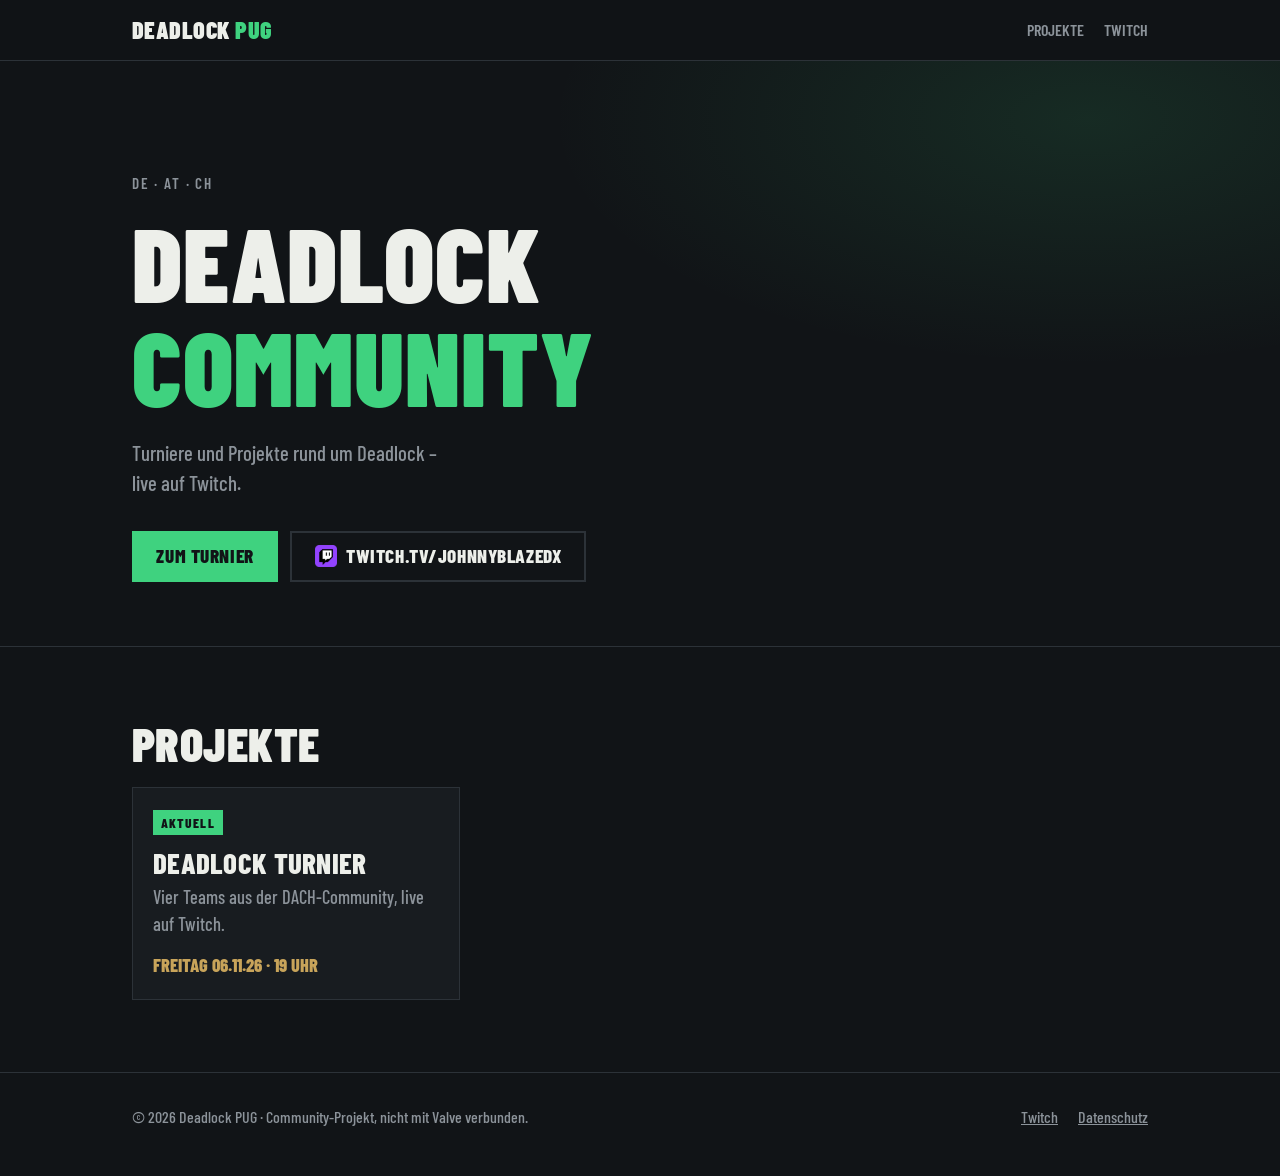
<file: index.html>
<!doctype html>
<html lang="de">
<head>
  <meta charset="utf-8">
  <meta name="viewport" content="width=device-width, initial-scale=1">
  <title>Deadlock PUG</title>
  <meta name="description" content="Deadlock-Turniere und Community-Projekte für Deutschland, Österreich und die Schweiz.">
  <link rel="icon" href="assets/img/favicon.svg" type="image/svg+xml">
  <link rel="preload" href="assets/fonts/BarlowCondensed-Black.ttf" as="font" type="font/ttf" crossorigin>
  <link rel="stylesheet" href="assets/css/style.css">
</head>
<body>
  <header class="kopf">
    <div class="wrap">
      <a class="marke" href="./">Deadlock <span>PUG</span></a>
      <nav aria-label="Hauptnavigation">
        <a href="#projekte-block">Projekte</a>
        <a href="https://twitch.tv/johnnyblazedx" target="_blank" rel="noopener">Twitch</a>
      </nav>
    </div>
  </header>

  <main>
    <section class="hero">
      <div class="wrap">
        <p class="eyebrow">DE · AT · CH</p>
        <h1>Deadlock<span class="zeile2">Community</span></h1>
        <p class="lead">Turniere und Projekte rund um Deadlock – live auf Twitch.</p>
        <div class="aktionen">
          <a class="btn btn-primaer" href="turniere/2026-11/">Zum Turnier</a>
          <a class="btn btn-sekundaer" href="https://twitch.tv/johnnyblazedx" target="_blank" rel="noopener"><img src="assets/img/twitch.png" alt="" width="22" height="22">twitch.tv/johnnyblazedx</a>
        </div>
      </div>
    </section>

    <section class="block" id="projekte-block">
      <div class="wrap">
        <h2>Projekte</h2>
        <div class="kacheln" id="projekte"></div>
      </div>
    </section>
  </main>

  <footer class="fuss">
    <div class="wrap">
      <span>© <span id="jahr"></span> Deadlock PUG · Community-Projekt, nicht mit Valve verbunden.</span>
      <nav aria-label="Rechtliches"><a href="https://twitch.tv/johnnyblazedx" target="_blank" rel="noopener">Twitch</a><a href="datenschutz/">Datenschutz</a></nav>
    </div>
  </footer>

  <script src="data/projekte.js"></script>
  <script src="assets/js/seite.js"></script>
</body>
</html>
</file>
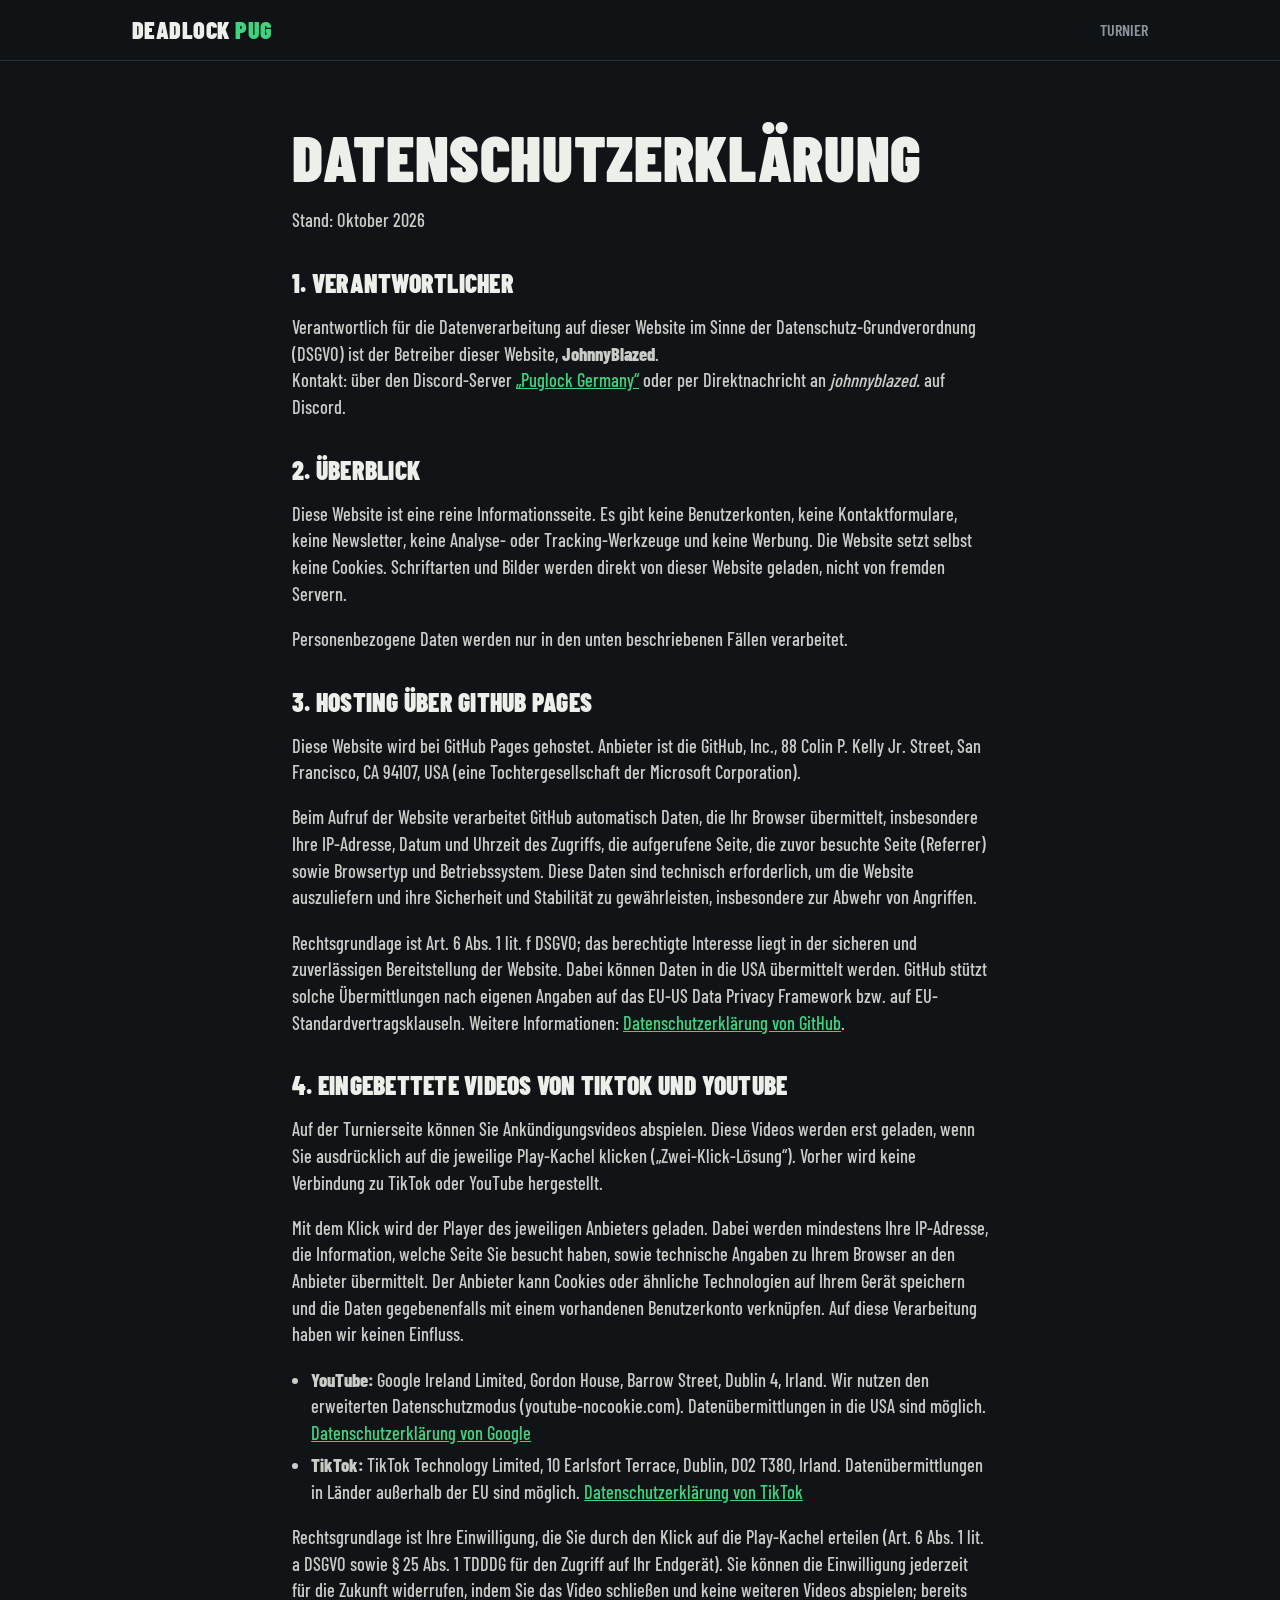
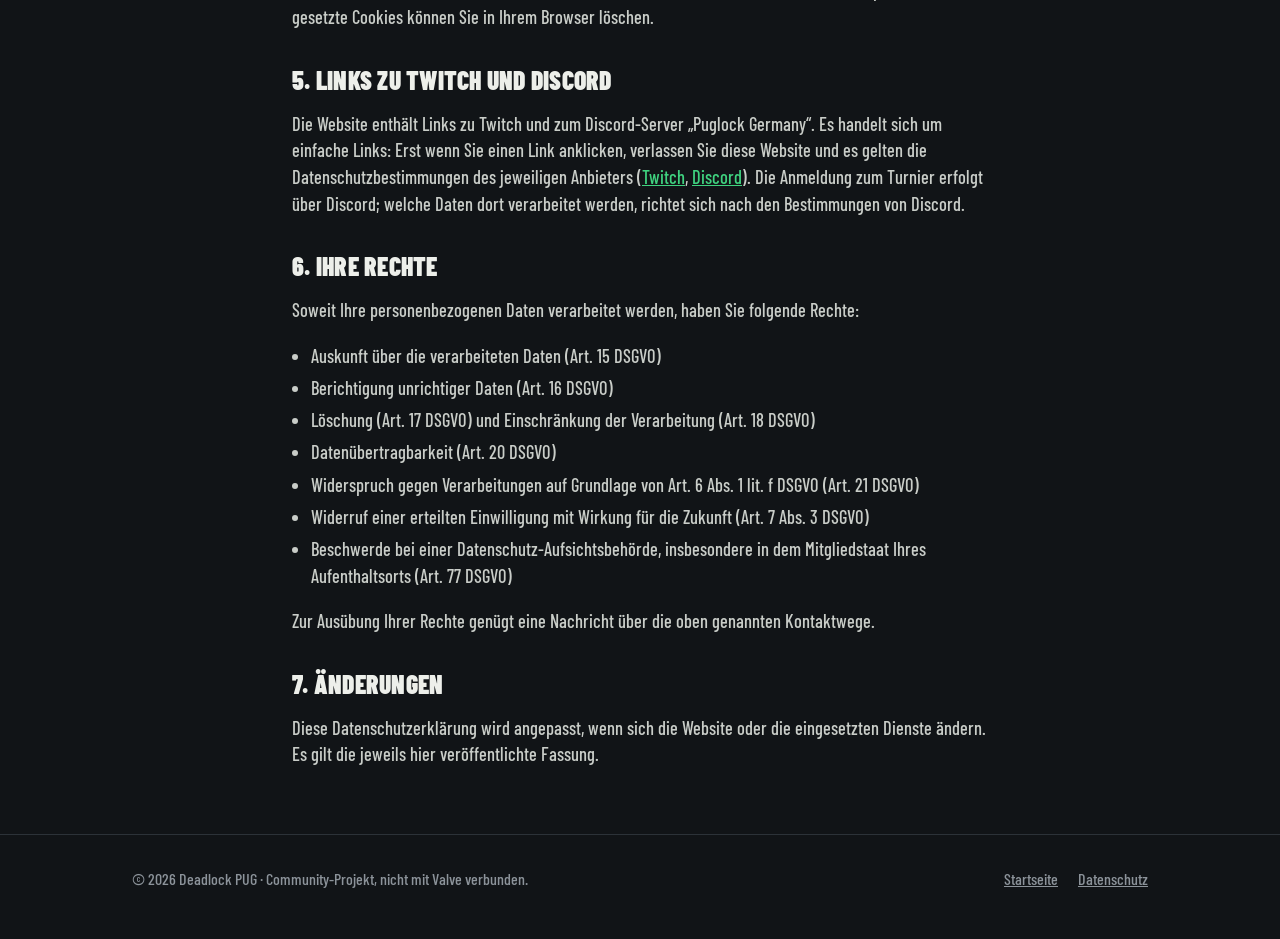
<file: datenschutz/index.html>
<!doctype html>
<html lang="de">
<head>
  <meta charset="utf-8">
  <meta name="viewport" content="width=device-width, initial-scale=1">
  <title>Datenschutz – Deadlock PUG</title>
  <meta name="description" content="Datenschutzerklärung der Website Deadlock PUG.">
  <meta name="robots" content="noindex">
  <link rel="icon" href="../assets/img/favicon.svg" type="image/svg+xml">
  <link rel="stylesheet" href="../assets/css/style.css">
</head>
<body>
  <header class="kopf">
    <div class="wrap">
      <a class="marke" href="../">Deadlock <span>PUG</span></a>
      <nav aria-label="Hauptnavigation">
        <a href="../turniere/2026-11/">Turnier</a>
      </nav>
    </div>
  </header>

  <main class="wrap rechtstext">
    <h1>Datenschutz&shy;erklärung</h1>
    <p class="hinweis">Stand: Oktober 2026</p>

    <h2>1. Verantwortlicher</h2>
    <!-- TODO: Vor- und Nachname sowie eine ladungsfaehige Anschrift ergaenzen (Art. 13 Abs. 1 lit. a DSGVO),
         z. B. die Adresse eines Impressum-Services. Danach auch eine E-Mail-Adresse angeben. -->
    <p>
      Verantwortlich für die Datenverarbeitung auf dieser Website im Sinne der Datenschutz-Grundverordnung (DSGVO) ist
      der Betreiber dieser Website, <strong>JohnnyBlazed</strong>.<br>
      Kontakt: über den Discord-Server <a href="https://discord.gg/22cEab4WaV" target="_blank" rel="noopener">„Puglock Germany“</a>
      oder per Direktnachricht an <em>johnnyblazed.</em> auf Discord.
    </p>

    <h2>2. Überblick</h2>
    <p>
      Diese Website ist eine reine Informationsseite. Es gibt keine Benutzerkonten, keine Kontaktformulare, keine
      Newsletter, keine Analyse- oder Tracking-Werkzeuge und keine Werbung. Die Website setzt selbst keine Cookies.
      Schriftarten und Bilder werden direkt von dieser Website geladen, nicht von fremden Servern.
    </p>
    <p>Personenbezogene Daten werden nur in den unten beschriebenen Fällen verarbeitet.</p>

    <h2>3. Hosting über GitHub Pages</h2>
    <p>
      Diese Website wird bei GitHub Pages gehostet. Anbieter ist die GitHub, Inc., 88 Colin P. Kelly Jr. Street,
      San Francisco, CA 94107, USA (eine Tochtergesellschaft der Microsoft Corporation).
    </p>
    <p>
      Beim Aufruf der Website verarbeitet GitHub automatisch Daten, die Ihr Browser übermittelt, insbesondere Ihre
      IP-Adresse, Datum und Uhrzeit des Zugriffs, die aufgerufene Seite, die zuvor besuchte Seite (Referrer) sowie
      Browsertyp und Betriebssystem. Diese Daten sind technisch erforderlich, um die Website auszuliefern und ihre
      Sicherheit und Stabilität zu gewährleisten, insbesondere zur Abwehr von Angriffen.
    </p>
    <p>
      Rechtsgrundlage ist Art. 6 Abs. 1 lit. f DSGVO; das berechtigte Interesse liegt in der sicheren und
      zuverlässigen Bereitstellung der Website. Dabei können Daten in die USA übermittelt werden. GitHub stützt
      solche Übermittlungen nach eigenen Angaben auf das EU-US Data Privacy Framework bzw. auf
      EU-Standardvertragsklauseln. Weitere Informationen:
      <a href="https://docs.github.com/de/site-policy/privacy-policies/github-general-privacy-statement" target="_blank" rel="noopener">Datenschutzerklärung von GitHub</a>.
    </p>

    <h2>4. Eingebettete Videos von TikTok und YouTube</h2>
    <p>
      Auf der Turnierseite können Sie Ankündigungsvideos abspielen. Diese Videos werden erst geladen, wenn Sie
      ausdrücklich auf die jeweilige Play-Kachel klicken („Zwei-Klick-Lösung“). Vorher wird keine Verbindung zu
      TikTok oder YouTube hergestellt.
    </p>
    <p>
      Mit dem Klick wird der Player des jeweiligen Anbieters geladen. Dabei werden mindestens Ihre IP-Adresse, die
      Information, welche Seite Sie besucht haben, sowie technische Angaben zu Ihrem Browser an den Anbieter
      übermittelt. Der Anbieter kann Cookies oder ähnliche Technologien auf Ihrem Gerät speichern und die Daten
      gegebenenfalls mit einem vorhandenen Benutzerkonto verknüpfen. Auf diese Verarbeitung haben wir keinen
      Einfluss.
    </p>
    <ul>
      <li>
        <strong>YouTube:</strong> Google Ireland Limited, Gordon House, Barrow Street, Dublin 4, Irland. Wir nutzen den
        erweiterten Datenschutzmodus (youtube-nocookie.com). Datenübermittlungen in die USA sind möglich.
        <a href="https://policies.google.com/privacy?hl=de" target="_blank" rel="noopener">Datenschutzerklärung von Google</a>
      </li>
      <li>
        <strong>TikTok:</strong> TikTok Technology Limited, 10 Earlsfort Terrace, Dublin, D02 T380, Irland.
        Datenübermittlungen in Länder außerhalb der EU sind möglich.
        <a href="https://www.tiktok.com/legal/page/eea/privacy-policy/de" target="_blank" rel="noopener">Datenschutzerklärung von TikTok</a>
      </li>
    </ul>
    <p>
      Rechtsgrundlage ist Ihre Einwilligung, die Sie durch den Klick auf die Play-Kachel erteilen
      (Art. 6 Abs. 1 lit. a DSGVO sowie § 25 Abs. 1 TDDDG für den Zugriff auf Ihr Endgerät). Sie können die
      Einwilligung jederzeit für die Zukunft widerrufen, indem Sie das Video schließen und keine weiteren Videos
      abspielen; bereits gesetzte Cookies können Sie in Ihrem Browser löschen.
    </p>

    <h2>5. Links zu Twitch und Discord</h2>
    <p>
      Die Website enthält Links zu Twitch und zum Discord-Server „Puglock Germany“. Es handelt sich um einfache Links:
      Erst wenn Sie einen Link anklicken, verlassen Sie diese Website und es gelten die Datenschutzbestimmungen des
      jeweiligen Anbieters (<a href="https://www.twitch.tv/p/de-de/legal/privacy-notice/" target="_blank" rel="noopener">Twitch</a>,
      <a href="https://discord.com/privacy" target="_blank" rel="noopener">Discord</a>). Die Anmeldung zum Turnier
      erfolgt über Discord; welche Daten dort verarbeitet werden, richtet sich nach den Bestimmungen von Discord.
    </p>

    <h2>6. Ihre Rechte</h2>
    <p>Soweit Ihre personenbezogenen Daten verarbeitet werden, haben Sie folgende Rechte:</p>
    <ul>
      <li>Auskunft über die verarbeiteten Daten (Art. 15 DSGVO)</li>
      <li>Berichtigung unrichtiger Daten (Art. 16 DSGVO)</li>
      <li>Löschung (Art. 17 DSGVO) und Einschränkung der Verarbeitung (Art. 18 DSGVO)</li>
      <li>Datenübertragbarkeit (Art. 20 DSGVO)</li>
      <li>Widerspruch gegen Verarbeitungen auf Grundlage von Art. 6 Abs. 1 lit. f DSGVO (Art. 21 DSGVO)</li>
      <li>Widerruf einer erteilten Einwilligung mit Wirkung für die Zukunft (Art. 7 Abs. 3 DSGVO)</li>
      <li>Beschwerde bei einer Datenschutz-Aufsichtsbehörde, insbesondere in dem Mitgliedstaat Ihres Aufenthaltsorts (Art. 77 DSGVO)</li>
    </ul>
    <p>Zur Ausübung Ihrer Rechte genügt eine Nachricht über die oben genannten Kontaktwege.</p>

    <h2>7. Änderungen</h2>
    <p>
      Diese Datenschutzerklärung wird angepasst, wenn sich die Website oder die eingesetzten Dienste ändern.
      Es gilt die jeweils hier veröffentlichte Fassung.
    </p>
  </main>

  <footer class="fuss">
    <div class="wrap">
      <span>© <span id="jahr"></span> Deadlock PUG · Community-Projekt, nicht mit Valve verbunden.</span>
      <nav aria-label="Rechtliches"><a href="../">Startseite</a><a href="./" aria-current="page">Datenschutz</a></nav>
    </div>
  </footer>

  <script src="../assets/js/seite.js"></script>
</body>
</html>
</file>
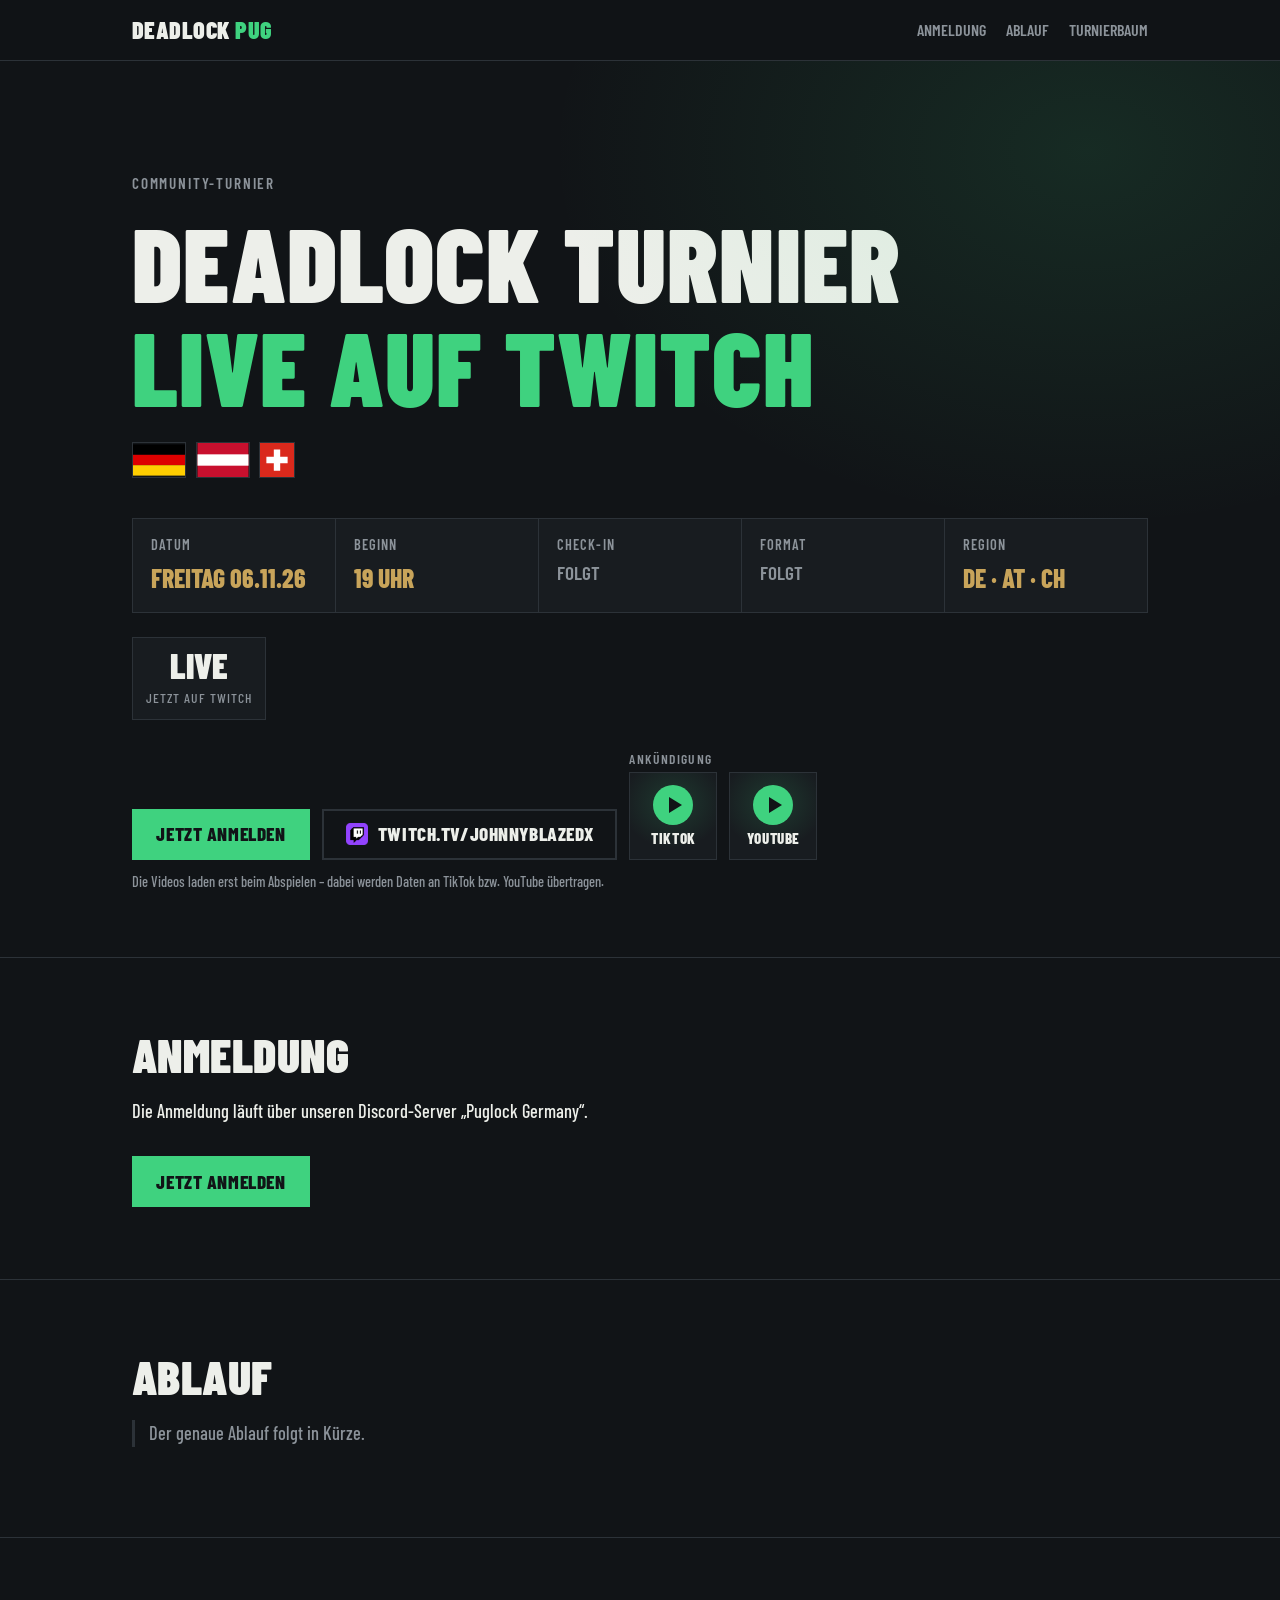
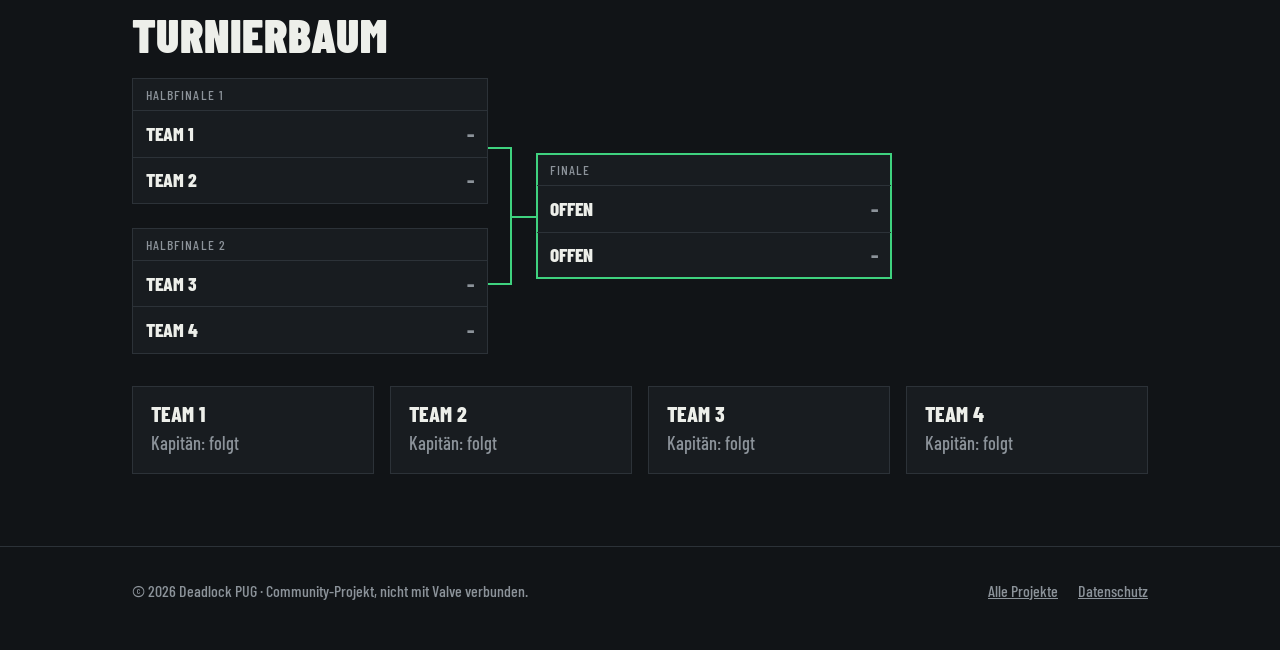
<file: turniere/2026-11/index.html>
<!doctype html>
<html lang="de">
<head>
  <meta charset="utf-8">
  <meta name="viewport" content="width=device-width, initial-scale=1">
  <title>Deadlock Turnier</title>
  <meta name="description" content="Deadlock Turnier für die DACH-Community – Freitag 06.11.26, 19 Uhr, live auf Twitch.">
  <meta property="og:title" content="Deadlock Turnier – Freitag 06.11.26, 19 Uhr">
  <meta property="og:description" content="Vier Teams aus der DACH-Community, live auf Twitch.">
  <link rel="icon" href="../../assets/img/favicon.svg" type="image/svg+xml">
  <link rel="preload" href="../../assets/fonts/BarlowCondensed-Black.ttf" as="font" type="font/ttf" crossorigin>
  <link rel="stylesheet" href="../../assets/css/style.css">
</head>
<body>
  <header class="kopf">
    <div class="wrap">
      <a class="marke" href="../../">Deadlock <span>PUG</span></a>
      <nav aria-label="Abschnitte">
        <a href="#anmeldung">Anmeldung</a>
        <a class="optional" href="#ablauf-block">Ablauf</a>
        <a href="#baum-block">Turnierbaum</a>
      </nav>
    </div>
  </header>

  <main>
    <section class="hero">
      <div class="wrap">
        <p class="eyebrow">Community-Turnier</p>
        <h1 id="t-name">Deadlock Turnier<span class="zeile2">Live auf Twitch</span></h1>
        <div class="flaggen" aria-label="Deutschland, Österreich, Schweiz">
          <svg viewBox="0 0 5 3" role="img" aria-label="Deutschland"><rect width="5" height="1" fill="#000"/><rect y="1" width="5" height="1" fill="#DD0000"/><rect y="2" width="5" height="1" fill="#FFCE00"/></svg>
          <svg viewBox="0 0 3 2" role="img" aria-label="Österreich"><rect width="3" height="2" fill="#C8102E"/><rect y=".667" width="3" height=".667" fill="#fff"/></svg>
          <svg viewBox="0 0 32 32" role="img" aria-label="Schweiz" style="width:36px"><rect width="32" height="32" fill="#DA291C"/><path fill="#fff" d="M13 6h6v7h7v6h-7v7h-6v-7H6v-6h7z"/></svg>
        </div>
        <dl class="fakten" id="fakten"></dl>
        <div class="countdown" id="countdown" aria-live="off"></div>
        <div class="aktionen" id="aktionen"></div>
        <p class="video-hinweis" id="video-hinweis"></p>
      </div>
    </section>

    <section class="block" id="anmeldung">
      <div class="wrap">
        <h2>Anmeldung</h2>
        <div id="anmeldung-infos"></div>
      </div>
    </section>

    <section class="block" id="ablauf-block">
      <div class="wrap">
        <h2>Ablauf</h2>
        <div id="ablauf"></div>
      </div>
    </section>

    <section class="block" id="baum-block">
      <div class="wrap">
        <h2>Turnierbaum</h2>
        <div class="baum" id="baum"></div>
        <div class="teams" id="teams"></div>
      </div>
    </section>
  </main>

  <footer class="fuss">
    <div class="wrap">
      <span>© <span id="jahr"></span> Deadlock PUG · Community-Projekt, nicht mit Valve verbunden.</span>
      <nav aria-label="Rechtliches"><a href="../../">Alle Projekte</a><a href="../../datenschutz/">Datenschutz</a></nav>
    </div>
  </footer>

  <script src="daten.js"></script>
  <script src="../../assets/js/seite.js"></script>
</body>
</html>
</file>
<file: assets/css/style.css>
/* Deadlock PUG – gleiche Farben und Schrift wie im Trailer (config/turnier.json) */

@font-face { font-family: "Barlow Condensed"; font-weight: 500; font-display: swap; src: url("../fonts/BarlowCondensed-Medium.ttf") format("truetype"); }
@font-face { font-family: "Barlow Condensed"; font-weight: 600; font-display: swap; src: url("../fonts/BarlowCondensed-SemiBold.ttf") format("truetype"); }
@font-face { font-family: "Barlow Condensed"; font-weight: 800; font-display: swap; src: url("../fonts/BarlowCondensed-ExtraBold.ttf") format("truetype"); }
@font-face { font-family: "Barlow Condensed"; font-weight: 900; font-display: swap; src: url("../fonts/BarlowCondensed-Black.ttf") format("truetype"); }

:root {
  --anthrazit: #111417;
  --flaeche: #181c20;
  --flaeche-2: #1f2429;
  --linie: #2c3238;
  --text: #EDEFEA;
  --sekundaer: #8C939A;
  --gruen: #3FD27F;
  --gold: #C8A45A;
  --fehlt: #FF4D4D;
  --rand: 16px;
  --breite: 1080px;
  color-scheme: dark;
}

* { box-sizing: border-box; }
html { scroll-behavior: smooth; }
body {
  margin: 0;
  background: var(--anthrazit);
  color: var(--text);
  font-family: "Barlow Condensed", "Arial Narrow", sans-serif;
  font-weight: 500;
  font-size: 1.15rem;
  line-height: 1.45;
  -webkit-font-smoothing: antialiased;
}
a { color: var(--gruen); }
img { max-width: 100%; display: block; }
h1, h2, h3 { margin: 0; line-height: 1; text-transform: uppercase; letter-spacing: .01em; }
h1 { font-weight: 900; font-size: clamp(3rem, 11vw, 6.5rem); }
h2 { font-weight: 900; font-size: clamp(2rem, 6vw, 3rem); margin-bottom: 1.25rem; }
h3 { font-weight: 800; font-size: 1.5rem; }

.wrap { max-width: var(--breite); margin: 0 auto; padding: 0 var(--rand); }
@media (min-width: 720px) { :root { --rand: 32px; } }

/* ---------- Kopfzeile ---------- */
.kopf { border-bottom: 1px solid var(--linie); position: sticky; top: 0; background: rgba(17, 20, 23, .92); backdrop-filter: blur(8px); z-index: 10; }
.kopf .wrap { display: flex; align-items: center; justify-content: space-between; gap: 1rem; height: 60px; }
.marke { font-weight: 900; font-size: 1.5rem; text-transform: uppercase; color: var(--text); text-decoration: none; letter-spacing: .02em; }
.marke span { color: var(--gruen); }
.kopf nav { display: flex; gap: 1.25rem; }
.kopf nav a { color: var(--sekundaer); text-decoration: none; font-weight: 600; text-transform: uppercase; font-size: 1rem; }
.kopf nav a:hover { color: var(--text); }
@media (max-width: 560px) { .kopf nav .optional { display: none; } }

/* ---------- Hero ---------- */
.hero { padding: clamp(3rem, 10vw, 6rem) 0 clamp(2.5rem, 7vw, 4rem); position: relative; overflow: hidden; }
.hero::before {
  content: ""; position: absolute; inset: 0; pointer-events: none;
  background: radial-gradient(60% 60% at 85% 10%, rgba(63, 210, 127, .12), transparent 70%);
}
.hero .zeile2 { color: var(--gruen); display: block; }
.eyebrow { color: var(--sekundaer); font-weight: 600; text-transform: uppercase; letter-spacing: .12em; font-size: .95rem; margin-bottom: 1rem; }
.flaggen { display: flex; gap: .6rem; margin: 1.5rem 0 0; }
.flaggen svg { width: 54px; height: 36px; border: 1px solid var(--linie); }
.lead { color: var(--sekundaer); font-size: 1.3rem; max-width: 34ch; margin: 1.25rem 0 0; }

/* ---------- Fakten / Countdown ---------- */
/* Flex statt Grid: Kaesten fuellen jede Zeile ganz aus, auch wenn die Anzahl nicht aufgeht */
.fakten { display: flex; flex-wrap: wrap; gap: 1px; background: var(--linie); border: 1px solid var(--linie); margin: 2.5rem 0 0; }
.fakt { flex: 1 1 150px; background: var(--flaeche); padding: 1rem 1.1rem; }
.fakt dt { color: var(--sekundaer); font-weight: 600; text-transform: uppercase; font-size: .9rem; letter-spacing: .08em; }
.fakt dd { margin: .2rem 0 0; font-weight: 800; font-size: 1.6rem; text-transform: uppercase; color: var(--gold); }
.fakt dd.offen { color: var(--sekundaer); font-weight: 600; font-size: 1.2rem; }

.countdown { display: flex; gap: .75rem; margin-top: 1.5rem; flex-wrap: wrap; }
.countdown div { background: var(--flaeche); border: 1px solid var(--linie); min-width: 76px; padding: .6rem .8rem; text-align: center; }
.countdown b { display: block; font-weight: 900; font-size: 2.2rem; line-height: 1; font-variant-numeric: tabular-nums; }
.countdown span { color: var(--sekundaer); font-size: .85rem; text-transform: uppercase; letter-spacing: .08em; }

/* ---------- Buttons ---------- */
.aktionen { display: flex; gap: .75rem; flex-wrap: wrap; margin-top: 2rem; }
.btn {
  display: inline-flex; align-items: center; gap: .6rem; min-height: 48px; padding: .6rem 1.4rem;
  font: inherit; font-weight: 800; font-size: 1.2rem; text-transform: uppercase; letter-spacing: .03em;
  text-decoration: none; border: 2px solid var(--gruen); cursor: pointer;
}
.btn-primaer { background: var(--gruen); color: var(--anthrazit); }
.btn-primaer:hover { filter: brightness(1.08); }
.btn-sekundaer { background: transparent; color: var(--text); border-color: var(--linie); }
.btn-sekundaer:hover { border-color: var(--text); }
.btn[aria-disabled="true"] { background: var(--flaeche-2); border-color: var(--linie); color: var(--sekundaer); cursor: default; }
.btn img { height: 22px; width: auto; }

/* ---------- Abschnitte ---------- */
section.block { padding: clamp(2.5rem, 7vw, 4.5rem) 0; border-top: 1px solid var(--linie); }
.hinweis { color: var(--sekundaer); }
.offen-text { color: var(--sekundaer); font-style: normal; border-left: 3px solid var(--linie); padding-left: .9rem; }

.schritte { list-style: none; margin: 0; padding: 0; display: grid; gap: 1rem; counter-reset: s; }
.schritte li { counter-increment: s; background: var(--flaeche); border: 1px solid var(--linie); padding: 1rem 1.1rem 1rem 3.6rem; position: relative; }
.schritte li::before { content: counter(s); position: absolute; left: 1.1rem; top: .75rem; font-weight: 900; font-size: 1.8rem; color: var(--gruen); }

/* ---------- Videos: quadratische Play-Kacheln in der Button-Zeile, Player hochkant im Overlay ---------- */
.aktionen { align-items: flex-end; }
.video-gruppe { display: flex; flex-direction: column; gap: .35rem; }
.video-label { color: var(--sekundaer); font-weight: 600; text-transform: uppercase; letter-spacing: .1em; font-size: .85rem; line-height: 1; }
.video-kacheln { display: flex; gap: .75rem; }
.video-kachel {
  width: 88px; height: 88px; flex: 0 0 auto; display: flex; flex-direction: column; align-items: center; justify-content: center; gap: .4rem;
  padding: 0; border: 1px solid var(--linie); cursor: pointer; font: inherit; color: var(--text);
  background: radial-gradient(80% 70% at 50% 35%, rgba(63, 210, 127, .16), transparent 75%), var(--flaeche);
  transition: border-color .15s;
}
.video-kachel:hover { border-color: var(--gruen); }
.video-play { width: 40px; height: 40px; border-radius: 50%; background: var(--gruen); position: relative; transition: transform .15s; }
.video-play::after { content: ""; position: absolute; left: 16px; top: 12px; border-left: 13px solid var(--anthrazit); border-top: 8px solid transparent; border-bottom: 8px solid transparent; }
.video-kachel:hover .video-play { transform: scale(1.08); }
.video-plattform { font-weight: 800; font-size: .95rem; text-transform: uppercase; letter-spacing: .04em; line-height: 1; }
.video-hinweis { color: var(--sekundaer); font-size: .9rem; margin: .75rem 0 0; }
.video-hinweis:empty { display: none; }

.video-dialog { padding: 0; border: 1px solid var(--linie); background: var(--anthrazit); color: var(--text); max-width: calc(100vw - 2 * var(--rand)); }
.video-dialog::backdrop { background: rgba(0, 0, 0, .78); }
.video-dialog-kopf { display: flex; justify-content: space-between; align-items: center; gap: 1rem; padding: .4rem .4rem .4rem .9rem; border-bottom: 1px solid var(--linie); }
.video-dialog-kopf a { font-weight: 600; text-transform: uppercase; text-decoration: none; font-size: 1rem; }
.video-schliessen { width: 40px; height: 40px; border: 0; background: transparent; color: var(--text); font-size: 1.3rem; cursor: pointer; }
.video-schliessen:hover { color: var(--gruen); }
/* 9:16, so hoch wie moeglich, auf schmalen Handys durch die Breite begrenzt */
.video-rahmen { position: relative; aspect-ratio: 9 / 16; width: min(calc(100vw - 2 * var(--rand) - 2px), calc(min(78vh, 720px) * 9 / 16)); }
.video-rahmen iframe { position: absolute; inset: 0; width: 100%; height: 100%; border: 0; }

/* ---------- Turnierbaum ---------- */
.baum { display: grid; grid-template-columns: 1fr 48px 1fr; align-items: center; gap: 0; max-width: 760px; }
.baum .runde { display: grid; gap: 1.5rem; }
.baum .verbinder { align-self: stretch; position: relative; }
.baum .verbinder::before { content: ""; position: absolute; left: 0; right: 50%; top: 25%; bottom: 25%; border: 2px solid var(--gruen); border-left: 0; }
.baum .verbinder::after { content: ""; position: absolute; left: 50%; right: 0; top: 50%; border-top: 2px solid var(--gruen); }
.spiel { border: 1px solid var(--linie); background: var(--flaeche); }
.spiel .titel { font-size: .85rem; text-transform: uppercase; letter-spacing: .08em; color: var(--sekundaer); padding: .35rem .8rem; border-bottom: 1px solid var(--linie); }
.team { display: flex; justify-content: space-between; gap: .75rem; padding: .55rem .8rem; font-weight: 800; text-transform: uppercase; font-size: 1.2rem; }
.team + .team { border-top: 1px solid var(--linie); }
.team .punkte { color: var(--sekundaer); font-variant-numeric: tabular-nums; }
.team.sieger { color: var(--gold); }
.team.sieger .punkte { color: var(--gold); }
.team .krone { width: 18px; height: 14px; margin-right: .35rem; vertical-align: -1px; display: inline-block; }
.finale { border-color: var(--gruen); box-shadow: 0 0 0 1px var(--gruen) inset; }
@media (max-width: 560px) {
  .baum { grid-template-columns: 1fr; gap: 1.5rem; }
  .baum .verbinder { display: none; }
}

.teams { display: grid; grid-template-columns: repeat(auto-fit, minmax(200px, 1fr)); gap: 1rem; margin-top: 2rem; }
.team-karte { background: var(--flaeche); border: 1px solid var(--linie); padding: 1rem 1.1rem; }
.team-karte h3 { font-size: 1.35rem; }
.team-karte p { margin: .35rem 0 0; color: var(--sekundaer); }

/* ---------- Projekt-Kacheln ---------- */
.kacheln { display: grid; grid-template-columns: repeat(auto-fill, minmax(280px, 1fr)); gap: 1rem; }
.kachel { display: block; background: var(--flaeche); border: 1px solid var(--linie); padding: 1.25rem; text-decoration: none; color: var(--text); transition: border-color .15s, transform .15s; }
a.kachel:hover { border-color: var(--gruen); transform: translateY(-2px); }
.kachel .status { display: inline-block; font-weight: 800; text-transform: uppercase; font-size: .85rem; letter-spacing: .08em; padding: .15rem .5rem; background: var(--gruen); color: var(--anthrazit); }
.kachel .status.geplant { background: var(--flaeche-2); color: var(--sekundaer); }
.kachel .status.vorbei { background: var(--flaeche-2); color: var(--gold); }
.kachel h3 { margin: .9rem 0 .4rem; font-size: 1.8rem; }
.kachel p { margin: 0; color: var(--sekundaer); }
.kachel .datum { color: var(--gold); font-weight: 800; text-transform: uppercase; margin-top: .9rem; }

/* ---------- Rechtstexte ---------- */
.rechtstext { max-width: 760px; padding-top: clamp(2.5rem, 7vw, 4rem); padding-bottom: 3rem; }
.rechtstext h1 { font-size: clamp(2.4rem, 8vw, 4rem); hyphens: manual; }
.rechtstext h2 { font-size: 1.6rem; margin: 2.25rem 0 .75rem; }
.rechtstext p, .rechtstext li { color: #c9cdc8; }
.rechtstext ul { padding-left: 1.2rem; }
.rechtstext li { margin-bottom: .35rem; }

/* ---------- Fuss ---------- */
.fuss nav { display: flex; gap: 1.25rem; }
.fuss { border-top: 1px solid var(--linie); padding: 2rem 0 3rem; color: var(--sekundaer); font-size: 1rem; }
.fuss .wrap { display: flex; flex-wrap: wrap; justify-content: space-between; gap: 1rem; }
.fuss a { color: var(--sekundaer); }
.fuss a:hover { color: var(--text); }

:focus-visible { outline: 2px solid var(--gruen); outline-offset: 3px; }
@media (prefers-reduced-motion: reduce) { * { transition: none !important; scroll-behavior: auto !important; } }
</file>
